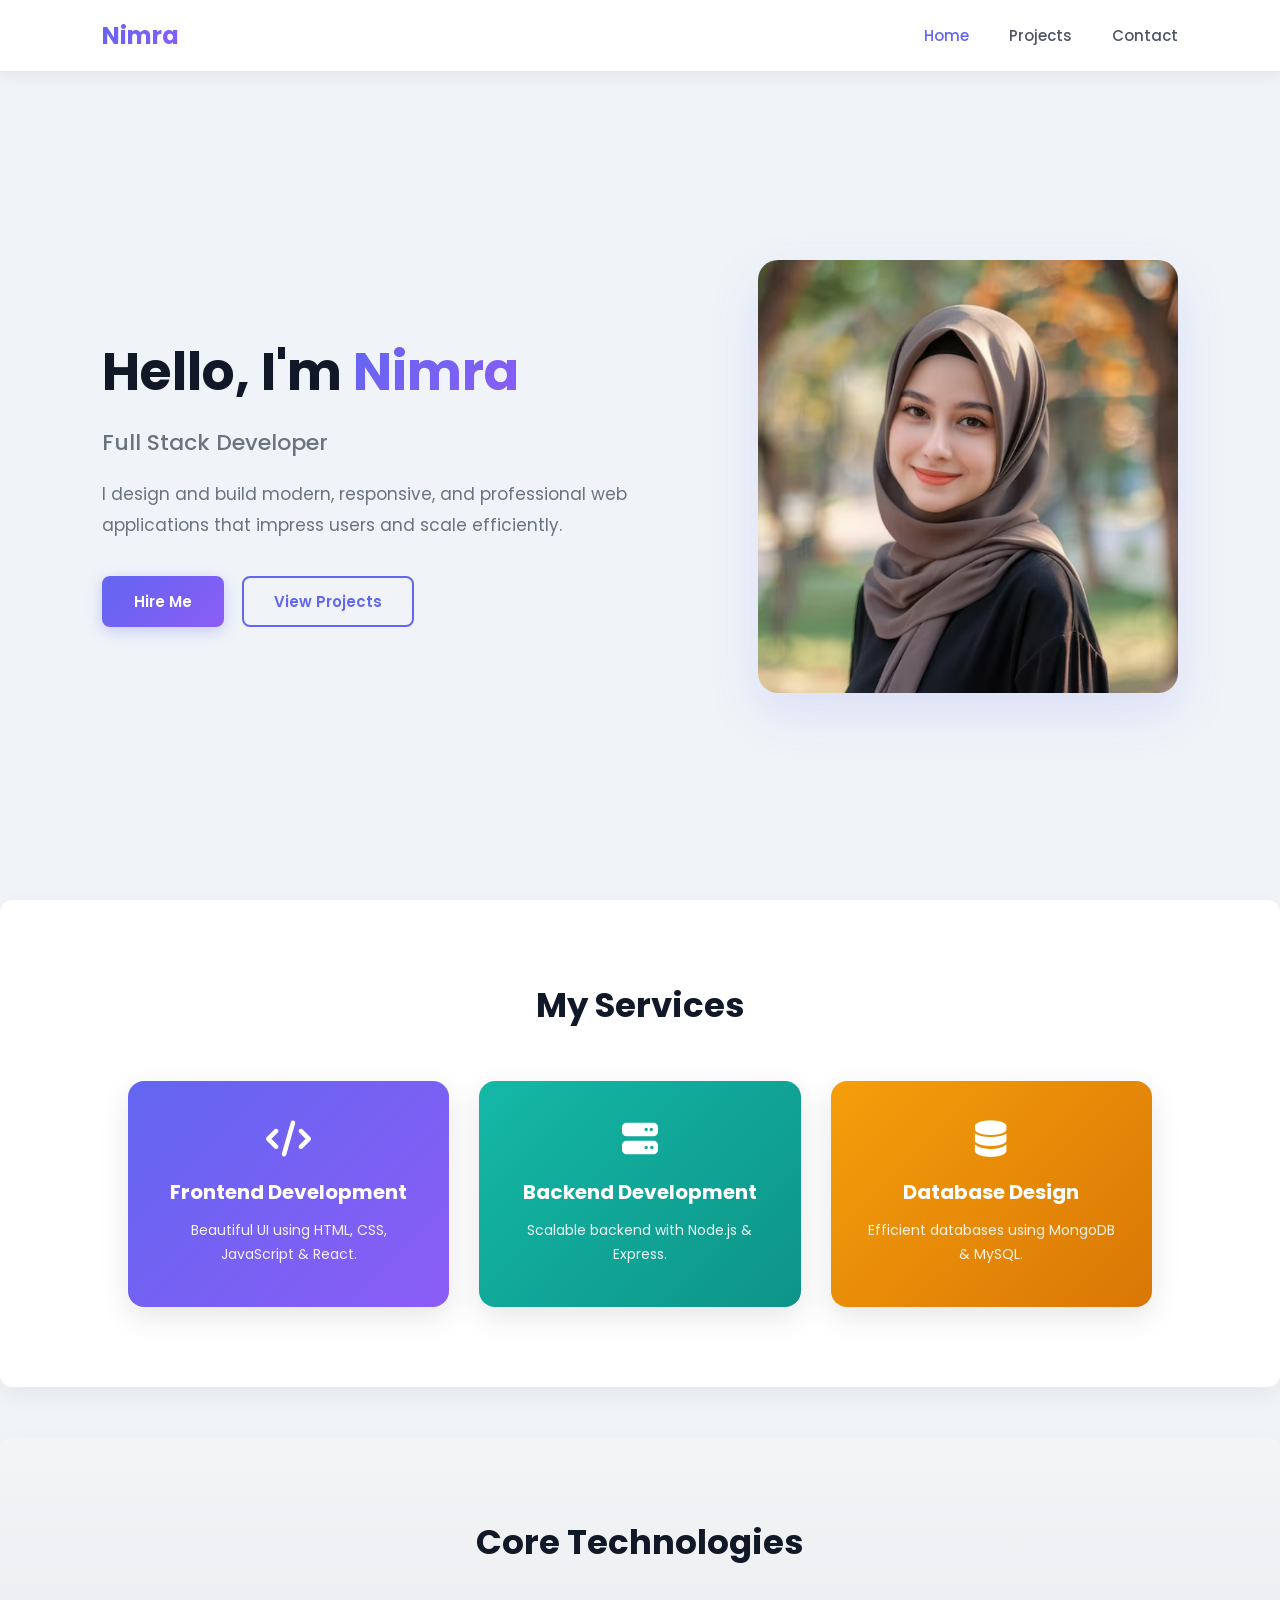
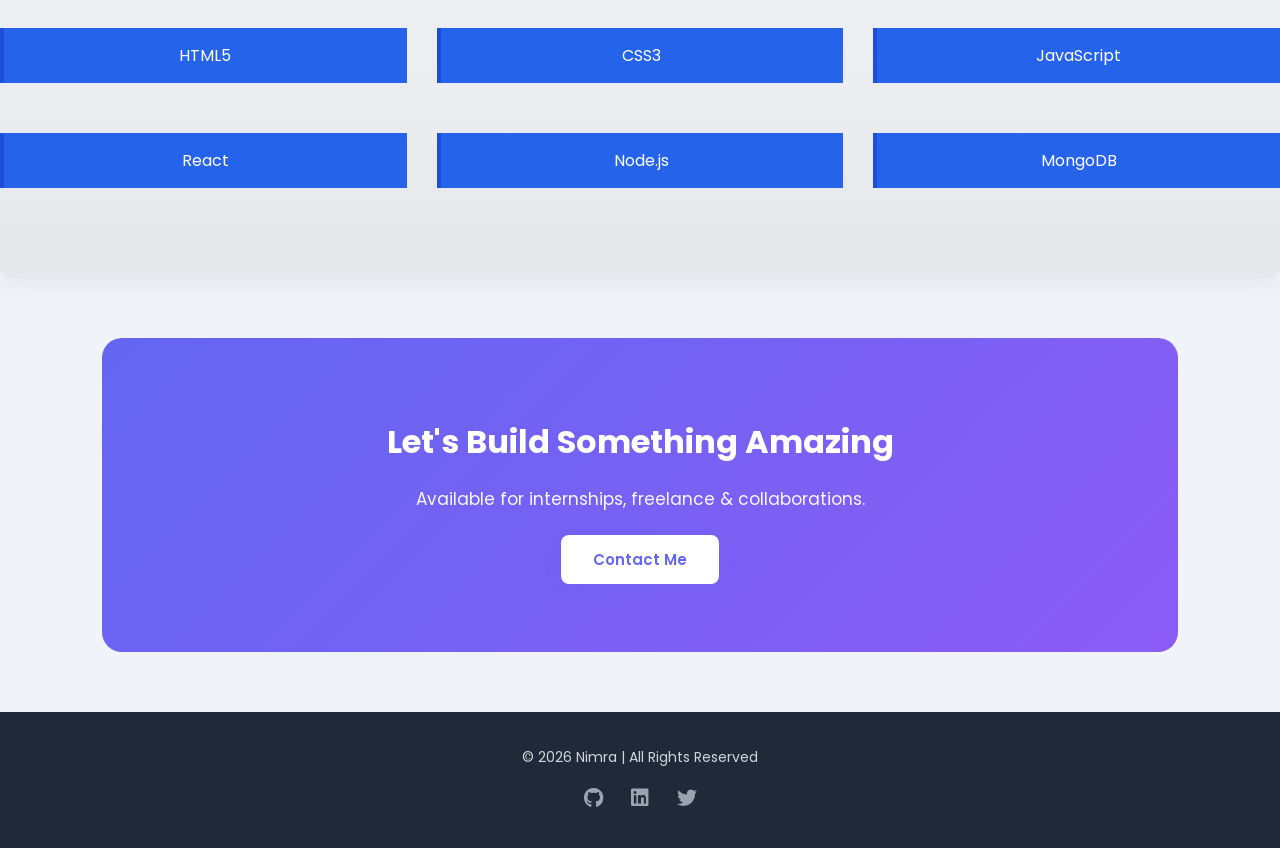
<file: index.html>
<!DOCTYPE html>
<html lang="en">
<head>
  <meta charset="UTF-8">
  <title>Nimra | Full Stack Developer</title>
  <meta name="viewport" content="width=device-width, initial-scale=1.0">

  <!-- Google Font -->
  <link href="https://fonts.googleapis.com/css2?family=Poppins:wght@300;400;500;600;700&display=swap" rel="stylesheet">

  <!-- Icons -->
  <link rel="stylesheet" href="https://cdnjs.cloudflare.com/ajax/libs/font-awesome/6.5.0/css/all.min.css">

  <link rel="stylesheet" href="style.css">
</head>
<body>

<!-- Navbar -->
<nav>
  <div class="logo">Nimra</div>
  <ul>
    <li><a href="index.html" class="active">Home</a></li>
    <li><a href="projects.html">Projects</a></li>
    <li><a href="contact.html">Contact</a></li>
  </ul>
</nav>


<!-- Hero Section -->
<section class="hero">
  <div class="hero-text">
    <h1>Hello, I'm <span>Nimra</span></h1>
    <h2>Full Stack Developer</h2>
    <p>I design and build modern, responsive, and professional web applications that impress users and scale efficiently.</p>
    <div class="hero-buttons">
      <a href="contact.html" class="btn">Hire Me</a>
      <a href="projects.html" class="btn-outline">View Projects</a>
    </div>
  </div>

  <div class="hero-image">
    <img src="profile.png" alt="profile">
  </div>
</section>

<!-- Services -->
<section class="section" id="services">
  <h2>My Services</h2>
  <div class="grid">
    <div class="card">
      <i class="fas fa-code"></i>
      <h3>Frontend Development</h3>
      <p>Beautiful UI using HTML, CSS, JavaScript & React.</p>
    </div>

    <div class="card">
      <i class="fas fa-server"></i>
      <h3>Backend Development</h3>
      <p>Scalable backend with Node.js & Express.</p>
    </div>

    <div class="card">
      <i class="fas fa-database"></i>
      <h3>Database Design</h3>
      <p>Efficient databases using MongoDB & MySQL.</p>
    </div>
  </div>
</section>

<!-- Skills -->
<section class="section dark" id="skills">
  <h2>Core Technologies</h2>
  <div class="grid">
    <div class="skill">HTML5</div>
    <div class="skill">CSS3</div>
    <div class="skill">JavaScript</div>
    <div class="skill">React</div>
    <div class="skill">Node.js</div>
    <div class="skill">MongoDB</div>
  </div>
</section>

<!-- Contact CTA -->
<section class="cta" id="contact">
  <h2>Let's Build Something Amazing</h2>
  <p>Available for internships, freelance & collaborations.</p>
  <a href="contact.html" class="btn">Contact Me</a>
</section>

<!-- Footer -->
<footer>
  <p>&copy; 2026 Nimra | All Rights Reserved</p>
  <div class="socials">
    <a href="#"><i class="fab fa-github"></i></a>
    <a href="#"><i class="fab fa-linkedin"></i></a>
    <a href="#"><i class="fab fa-twitter"></i></a>
  </div>
</footer>

</body>
</html>
</file>
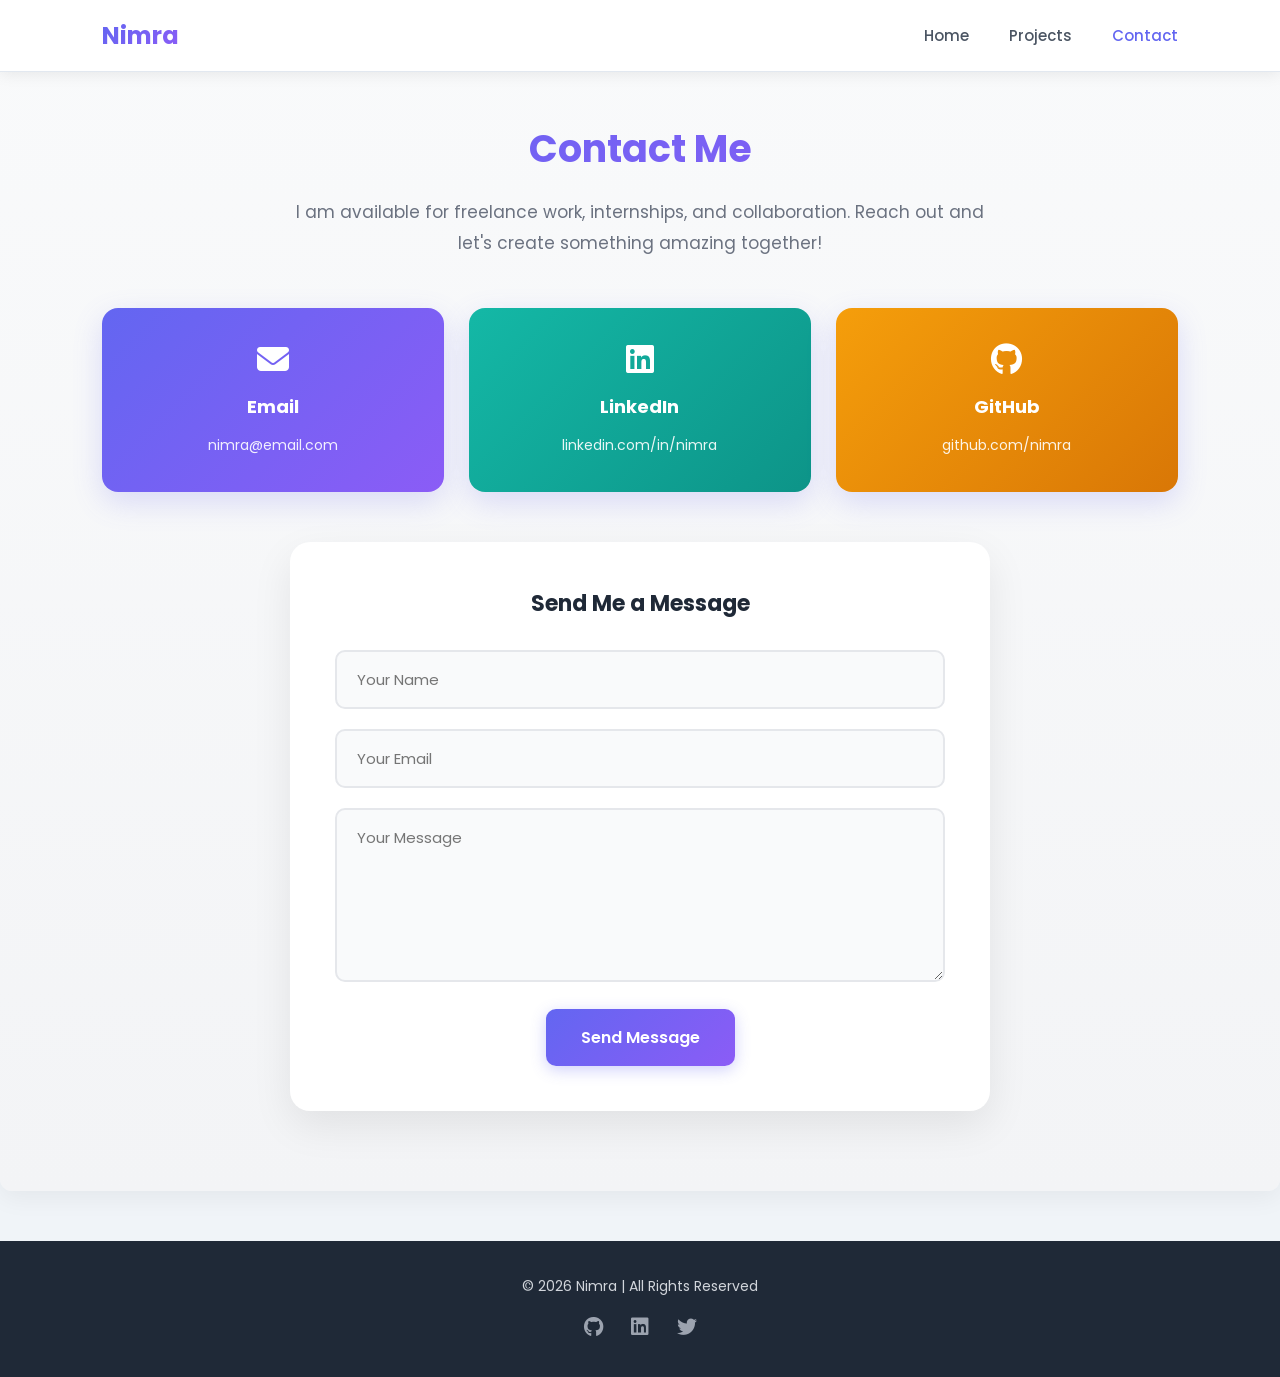
<file: contact.html>
<!DOCTYPE html>
<html lang="en">
<head>
  <meta charset="UTF-8">
  <title>Contact Me | Nimra</title>
  <meta name="viewport" content="width=device-width, initial-scale=1.0">

  <!-- Google Fonts -->
  <link href="https://fonts.googleapis.com/css2?family=Poppins:wght@300;400;500;600;700&display=swap" rel="stylesheet">

  <!-- Font Awesome -->
  <link rel="stylesheet" href="https://cdnjs.cloudflare.com/ajax/libs/font-awesome/6.5.0/css/all.min.css">

  <link rel="stylesheet" href="style.css">
</head>
<body>

<!-- Navbar -->
<nav>
  <div class="logo">Nimra</div>
  <ul>
    <li><a href="index.html">Home</a></li>
    <li><a href="projects.html">Projects</a></li>
    <li><a href="contact.html" class="active">Contact</a></li>
  </ul>
</nav>

<!-- Contact Section -->
<section class="section contact-section">
  <h2>Contact Me</h2>
  <p class="contact-intro">I am available for freelance work, internships, and collaboration. Reach out and let's create something amazing together!</p>

  <div class="contact-grid">

    <!-- Contact Info -->
    <div class="contact-info-card">
      <i class="fas fa-envelope"></i>
      <h3>Email</h3>
      <p><a href="mailto:nimra@email.com">nimra@email.com</a></p>
    </div>

    <div class="contact-info-card">
      <i class="fab fa-linkedin"></i>
      <h3>LinkedIn</h3>
      <p><a href="https://linkedin.com/in/nimra" target="_blank">linkedin.com/in/nimra</a></p>
    </div>

    <div class="contact-info-card">
      <i class="fab fa-github"></i>
      <h3>GitHub</h3>
      <p><a href="https://github.com/nimra" target="_blank">github.com/nimra</a></p>
    </div>

  </div>

  <!-- Contact Form -->
  <div class="contact-form-card">
    <h3>Send Me a Message</h3>
    <form id="contactForm">
      <input type="text" id="name" placeholder="Your Name" required>
      <input type="email" id="email" placeholder="Your Email" required>
      <textarea id="message" placeholder="Your Message" rows="6" required></textarea>
      <button type="submit" class="btn">Send Message</button>
    </form>
  </div>
</section>

<!-- Footer -->
<footer>
  <p>&copy; 2026 Nimra | All Rights Reserved</p>
  <div class="socials">
    <a href="#"><i class="fab fa-github"></i></a>
    <a href="#"><i class="fab fa-linkedin"></i></a>
    <a href="#"><i class="fab fa-twitter"></i></a>
  </div>
</footer>

<!-- Form Script -->
<script>
document.getElementById('contactForm').addEventListener('submit', function(e) {
  e.preventDefault();
  
  // Get form values
  const name = document.getElementById('name').value;
  const email = document.getElementById('email').value;
  const message = document.getElementById('message').value;
  
  // Show success message (you can integrate with email service)
  alert('Thank you ' + name + '! Your message has been sent.\n\nI will reply to: ' + email);
  
  // Reset form
  this.reset();
});
</script>

</body>
</html>
</file>
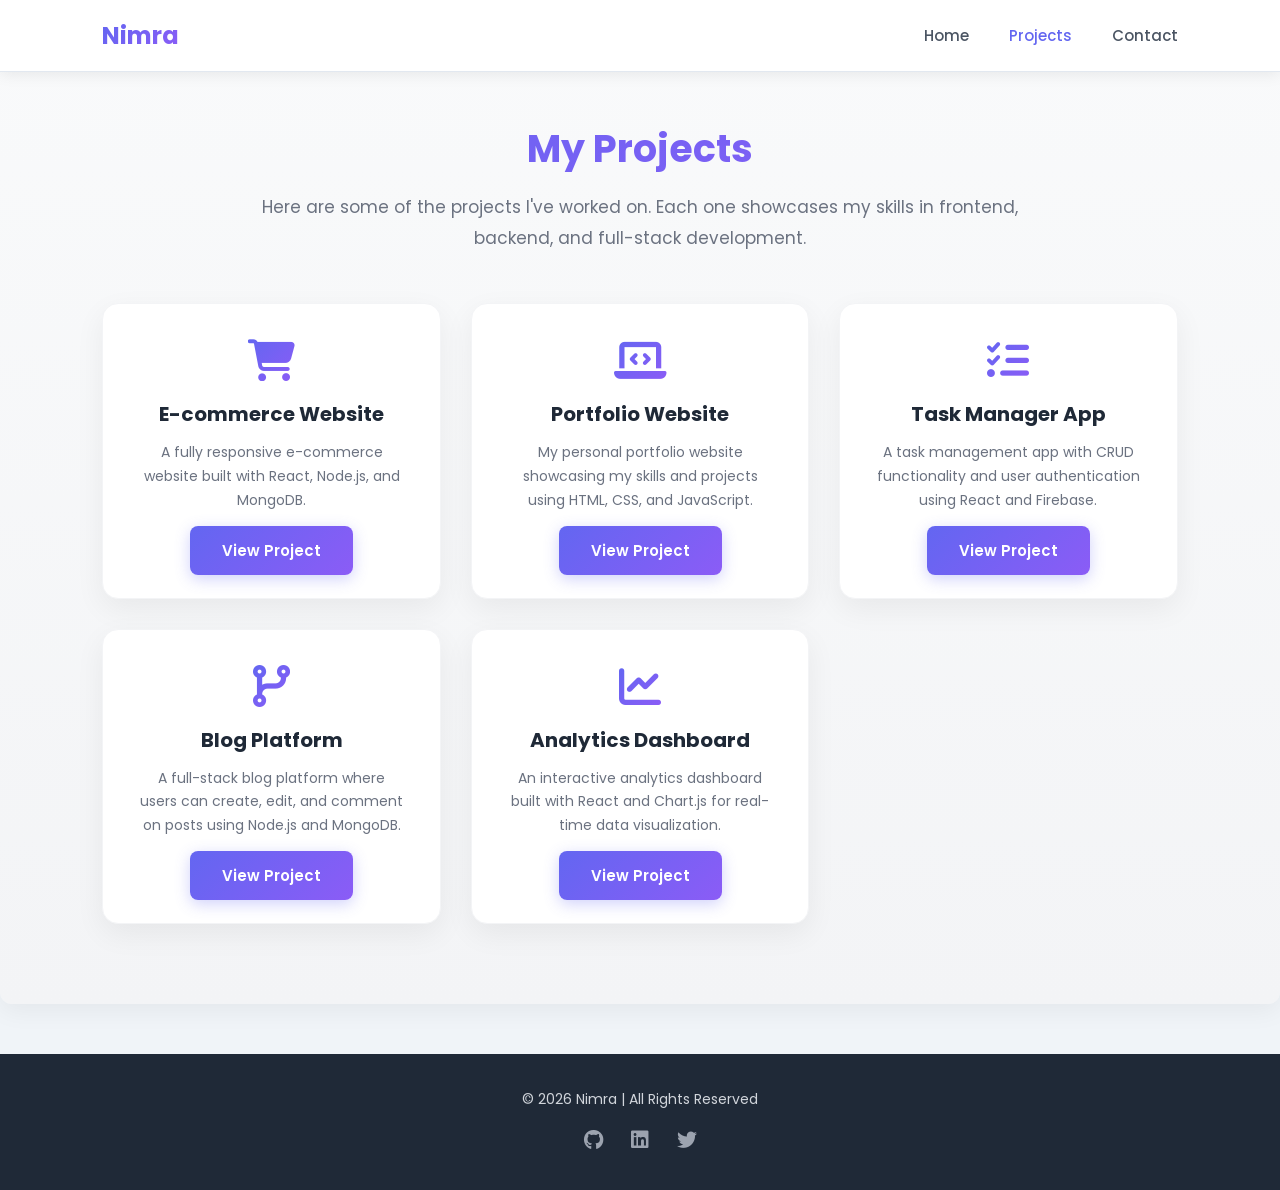
<file: projects.html>
<!DOCTYPE html>
<html lang="en">
<head>
  <meta charset="UTF-8">
  <title>Projects | Nimra</title>
  <meta name="viewport" content="width=device-width, initial-scale=1.0">

  <!-- Google Fonts -->
  <link href="https://fonts.googleapis.com/css2?family=Poppins:wght@300;400;500;600;700&display=swap" rel="stylesheet">

  <!-- Font Awesome -->
  <link rel="stylesheet" href="https://cdnjs.cloudflare.com/ajax/libs/font-awesome/6.5.0/css/all.min.css">

  <link rel="stylesheet" href="style.css">
</head>
<body>

<!-- Navbar -->
<nav>
  <div class="logo">Nimra</div>
  <ul>
    <li><a href="index.html">Home</a></li>
    <li><a href="projects.html" class="active">Projects</a></li>
    <li><a href="contact.html">Contact</a></li>
  </ul>
</nav>

<!-- Projects Section -->
<section class="section projects-section">
  <h2>My Projects</h2>
  <p class="projects-intro">Here are some of the projects I've worked on. Each one showcases my skills in frontend, backend, and full-stack development.</p>

  <div class="projects-grid">
    <div class="project-card">
      <i class="fas fa-shopping-cart"></i>
      <h3>E-commerce Website</h3>
      <p>A fully responsive e-commerce website built with React, Node.js, and MongoDB.</p>
      <a href="#" class="btn">View Project</a>
    </div>

    <div class="project-card">
      <i class="fas fa-laptop-code"></i>
      <h3>Portfolio Website</h3>
      <p>My personal portfolio website showcasing my skills and projects using HTML, CSS, and JavaScript.</p>
      <a href="#" class="btn">View Project</a>
    </div>

    <div class="project-card">
      <i class="fas fa-tasks"></i>
      <h3>Task Manager App</h3>
      <p>A task management app with CRUD functionality and user authentication using React and Firebase.</p>
      <a href="#" class="btn">View Project</a>
    </div>

    <div class="project-card">
      <i class="fas fa-code-branch"></i>
      <h3>Blog Platform</h3>
      <p>A full-stack blog platform where users can create, edit, and comment on posts using Node.js and MongoDB.</p>
      <a href="#" class="btn">View Project</a>
    </div>

    <div class="project-card">
      <i class="fas fa-chart-line"></i>
      <h3>Analytics Dashboard</h3>
      <p>An interactive analytics dashboard built with React and Chart.js for real-time data visualization.</p>
      <a href="#" class="btn">View Project</a>
    </div>
  </div>
</section>

<!-- Footer -->
<footer>
  <p>&copy; 2026 Nimra | All Rights Reserved</p>
  <div class="socials">
    <a href="#"><i class="fab fa-github"></i></a>
    <a href="#"><i class="fab fa-linkedin"></i></a>
    <a href="#"><i class="fab fa-twitter"></i></a>
  </div>
</footer>

</body>
</html>
</file>
<file: style.css>
/* ===== GLOBAL ===== */
* {
  margin: 0;
  padding: 0;
  box-sizing: border-box;
  scroll-behavior: smooth;
  font-family: 'Poppins', sans-serif;
}

body {
  background: #f0f4f8;
  color: #1e293b;
}

/* ===== NAVBAR ===== */
nav {
  background: #ffffff;
  border-bottom: 1px solid #e2e8f0;
  position: fixed;
  width: 100%;
  top: 0;
  display: flex;
  justify-content: space-between;
  align-items: center;
  padding: 18px 8%;
  box-shadow: 0 2px 15px rgba(0,0,0,0.08);
  z-index: 1000;
}

nav ul {
  display: flex;
  list-style: none;
  gap: 40px;
}

nav a {
  color: #4b5563;
  text-decoration: none;
  font-weight: 500;
  font-size: 15px;
  transition: 0.3s;
  position: relative;
}

nav a::after {
  content: '';
  position: absolute;
  width: 0;
  height: 2px;
  bottom: -5px;
  left: 0;
  background: #6366f1;
  transition: 0.3s;
}

nav a:hover {
  color: #6366f1;
}

nav a:hover::after {
  width: 100%;
}

nav a.active {
  color: #6366f1;
}

.logo {
  font-weight: 700;
  font-size: 24px;
  background: linear-gradient(135deg, #6366f1, #8b5cf6);
  -webkit-background-clip: text;
  -webkit-text-fill-color: transparent;
}

/* ===== HERO ===== */
.hero {
  display: flex;
  flex-wrap: wrap;
  align-items: center;
  justify-content: space-between;
  padding: 160px 8% 100px;
  min-height: 100vh;
}

.hero-text {
  max-width: 550px;
  animation: fadeInLeft 1s ease forwards;
}

.hero h1 {
  font-size: 52px;
  font-weight: 700;
  margin-bottom: 15px;
  color: #111827;
}

.hero h1 span {
  background: linear-gradient(135deg, #6366f1, #8b5cf6);
  -webkit-background-clip: text;
  -webkit-text-fill-color: transparent;
}

.hero h2 {
  font-size: 22px;
  font-weight: 500;
  color: #6b7280;
  margin-bottom: 20px;
}

.hero p {
  font-size: 17px;
  color: #6b7280;
  line-height: 1.8;
  margin-bottom: 35px;
}

.hero-buttons {
  display: flex;
  gap: 18px;
}

.btn {
  background: linear-gradient(135deg, #6366f1, #8b5cf6);
  color: white;
  padding: 14px 32px;
  border-radius: 8px;
  text-decoration: none;
  font-weight: 600;
  font-size: 15px;
  transition: 0.3s;
  border: none;
  cursor: pointer;
  box-shadow: 0 4px 15px rgba(99, 102, 241, 0.3);
}

.btn:hover {
  transform: translateY(-2px);
  box-shadow: 0 6px 20px rgba(99, 102, 241, 0.4);
}

.btn-outline {
  background: transparent;
  border: 2px solid #6366f1;
  color: #6366f1;
  padding: 12px 30px;
  border-radius: 8px;
  text-decoration: none;
  font-weight: 600;
  font-size: 15px;
  transition: 0.3s;
}

.btn-outline:hover {
  background: #6366f1;
  color: white;
}

/* Hero image */
.hero-image {
  max-width: 420px;
  animation: fadeInRight 1s ease forwards;
}

.hero-image img {
  width: 100%;
  border-radius: 20px;
  box-shadow: 0 20px 50px rgba(99, 102, 241, 0.15);
}

/* ===== SECTIONS ===== */
.section {
  padding: 80px 10%;
  text-align: center;
  background: #ffffff;
  border-radius: 12px;
  box-shadow: 0 8px 25px rgba(0,0,0,0.05);
  margin-bottom: 50px;
}

.section h2 {
  margin-bottom: 50px;
  font-size: 34px;
  color: #111827;
  font-weight: 700;
}

/* ===== GRID ===== */
.grid {
  display: grid;
  grid-template-columns: repeat(3, 1fr);
  gap: 30px;
}

/* ===== CARDS ===== */
.card {
  padding: 40px 30px;
  border-radius: 16px;
  color: white;
  transition: 0.4s;
  box-shadow: 0 10px 30px rgba(0,0,0,0.1);
}

.card:nth-child(1) { 
  background: linear-gradient(135deg, #6366f1, #8b5cf6); 
}
.card:nth-child(2) { 
  background: linear-gradient(135deg, #14b8a6, #0d9488); 
}
.card:nth-child(3) { 
  background: linear-gradient(135deg, #f59e0b, #d97706); 
}

.card i {
  font-size: 36px;
  margin-bottom: 20px;
}

.card h3 {
  margin-bottom: 12px;
  font-size: 20px;
}

.card p {
  font-size: 14px;
  color: rgba(255,255,255,0.9);
  line-height: 1.7;
}

.card:hover {
  transform: translateY(-10px);
}

/* ===== SKILLS ===== */
.dark {
  background: linear-gradient(180deg, #f3f4f6 0%, #e5e7eb 100%);
  padding: 80px 0;
}

.dark .section h2 {
  padding: 0 8%;
}

.skill {
  background: #2563eb;
  color: #ffffff;
  border-left: 4px solid #1d4ed8;
  padding: 15px;
  margin: 10px 0;
  transition: 0.3s;
}

.skill:hover {
  transform: translateX(5px);
  border-left-color: #8b5cf6;
  box-shadow: 0 4px 15px rgba(0,0,0,0.1);
}

/* ===== CTA ===== */
.cta {
  padding: 80px 8%;
  text-align: center;
  background: linear-gradient(135deg, #6366f1, #8b5cf6);
  color: white;
  border-radius: 20px;
  margin: 60px 8%;
}

.cta h2 {
  margin-bottom: 20px;
  font-size: 32px;
  color: white;
}

.cta p {
  margin-bottom: 35px;
  font-size: 17px;
  opacity: 0.95;
}

.cta .btn {
  background: white;
  color: #6366f1;
}

.cta .btn:hover {
  background: #f3f4f6;
  transform: translateY(-2px);
}

/* ===== CONTACT PAGE ===== */
.contact-section {
  background: linear-gradient(180deg, #f9fafb 0%, #f3f4f6 100%);
  color: #1f2937;
  padding: 120px 8% 80px;
  min-height: 100vh;
}

.contact-section h2 {
  font-size: 38px;
  margin-bottom: 20px;
  background: linear-gradient(135deg, #6366f1, #8b5cf6);
  -webkit-background-clip: text;
  -webkit-text-fill-color: transparent;
}

.contact-intro {
  font-size: 17px;
  color: #6b7280;
  margin-bottom: 50px;
  max-width: 700px;
  margin-left: auto;
  margin-right: auto;
  line-height: 1.8;
}

.contact-grid {
  display: grid;
  grid-template-columns: repeat(3, 1fr);
  gap: 25px;
  margin-bottom: 50px;
}

.contact-info-card {
  background: linear-gradient(135deg, #6366f1, #8b5cf6);
  color: white;
  padding: 35px;
  border-radius: 16px;
  transition: 0.3s;
  text-align: center;
  box-shadow: 0 10px 30px rgba(99, 102, 241, 0.2);
}

.contact-info-card:nth-child(2) {
  background: linear-gradient(135deg, #14b8a6, #0d9488);
}

.contact-info-card:nth-child(3) {
  background: linear-gradient(135deg, #f59e0b, #d97706);
}

.contact-info-card i {
  font-size: 32px;
  margin-bottom: 18px;
}

.contact-info-card h3 {
  margin-bottom: 12px;
  font-size: 18px;
}

.contact-info-card p a {
  color: rgba(255,255,255,0.9);
  text-decoration: none;
  font-size: 14px;
}

.contact-info-card:hover {
  transform: translateY(-8px);
}

/* Contact Form */
.contact-form-card {
  max-width: 700px;
  margin: 0 auto;
  background: white;
  padding: 45px;
  border-radius: 20px;
  box-shadow: 0 15px 40px rgba(0,0,0,0.08);
}

.contact-form-card h3 {
  margin-bottom: 30px;
  color: #1f2937;
  font-size: 22px;
}

.contact-form-card input,
.contact-form-card textarea {
  width: 100%;
  padding: 16px 20px;
  margin-bottom: 20px;
  border-radius: 10px;
  border: 2px solid #e5e7eb;
  font-size: 15px;
  outline: none;
  transition: 0.3s;
  background: #f9fafb;
}

.contact-form-card input:focus,
.contact-form-card textarea:focus {
  border-color: #6366f1;
  background: white;
  box-shadow: 0 0 0 4px rgba(99, 102, 241, 0.1);
}

.contact-form-card button {
  background: linear-gradient(135deg, #6366f1, #8b5cf6);
  color: white;
  padding: 16px 35px;
  border: none;
  border-radius: 10px;
  cursor: pointer;
  font-weight: 600;
  font-size: 16px;
  transition: 0.3s;
  box-shadow: 0 4px 15px rgba(99, 102, 241, 0.3);
}

.contact-form-card button:hover {
  transform: translateY(-2px);
  box-shadow: 0 6px 20px rgba(99, 102, 241, 0.4);
}

/* ===== PROJECTS PAGE ===== */
.projects-section {
  background: linear-gradient(180deg, #f9fafb 0%, #f3f4f6 100%);
  color: #1f2937;
  padding: 120px 8% 80px;
  min-height: 100vh;
}

.projects-section h2 {
  font-size: 38px;
  margin-bottom: 15px;
  background: linear-gradient(135deg, #6366f1, #8b5cf6);
  -webkit-background-clip: text;
  -webkit-text-fill-color: transparent;
}

.projects-intro {
  font-size: 17px;
  color: #6b7280;
  margin-bottom: 50px;
  max-width: 800px;
  margin-left: auto;
  margin-right: auto;
  line-height: 1.8;
}

.projects-grid {
  display: grid;
  grid-template-columns: repeat(3, 1fr);
  gap: 30px;
}

.project-card {
  background: white;
  border-radius: 16px;
  padding: 35px;
  box-shadow: 0 10px 30px rgba(0,0,0,0.06);
  text-align: center;
  transition: 0.3s;
  border: 1px solid #f3f4f6;
}

.project-card i {
  font-size: 42px;
  background: linear-gradient(135deg, #6366f1, #8b5cf6);
  -webkit-background-clip: text;
  -webkit-text-fill-color: transparent;
  background-clip: text;
  margin-bottom: 18px;
}

.project-card h3 {
  margin-bottom: 12px;
  font-size: 20px;
  color: #1f2937;
}

.project-card p {
  font-size: 14px;
  color: #6b7280;
  margin-bottom: 25px;
  line-height: 1.7;
}

.project-card:hover {
  transform: translateY(-10px);
  box-shadow: 0 20px 40px rgba(0,0,0,0.1);
  border-color: #6366f1;
}

/* ===== ANIMATIONS ===== */
@keyframes fadeInLeft {
  0% { opacity: 0; transform: translateX(-50px); }
  100% { opacity: 1; transform: translateX(0); }
}

@keyframes fadeInRight {
  0% { opacity: 0; transform: translateX(50px); }
  100% { opacity: 1; transform: translateX(0); }
}

/* ===== FOOTER ===== */
footer {
  text-align: center;
  padding: 35px;
  background: #1f2937;
  color: #d1d5db;
  font-size: 14px;
}

.socials {
  margin-top: 15px;
}

.socials a {
  color: #9ca3af;
  margin: 0 12px;
  font-size: 20px;
  transition: 0.3s;
  text-decoration: none;
}

.socials a:hover {
  color: #6366f1;
  transform: translateY(-3px);
}

/* ===== RESPONSIVE ===== */
@media (max-width: 900px) {
  .grid { grid-template-columns: repeat(2, 1fr); }
  .hero { flex-direction: column; text-align: center; }
  .hero-image { margin-top: 50px; }
  .contact-grid { grid-template-columns: 1fr 1fr; }
  .projects-grid { grid-template-columns: 1fr 1fr; }
}

@media (max-width: 600px) {
  .grid { grid-template-columns: 1fr; }
  nav ul { gap: 20px; }
  .hero h1 { font-size: 36px; }
  .contact-grid { grid-template-columns: 1fr; }
  .projects-grid { grid-template-columns: 1fr; }
}
</file>
